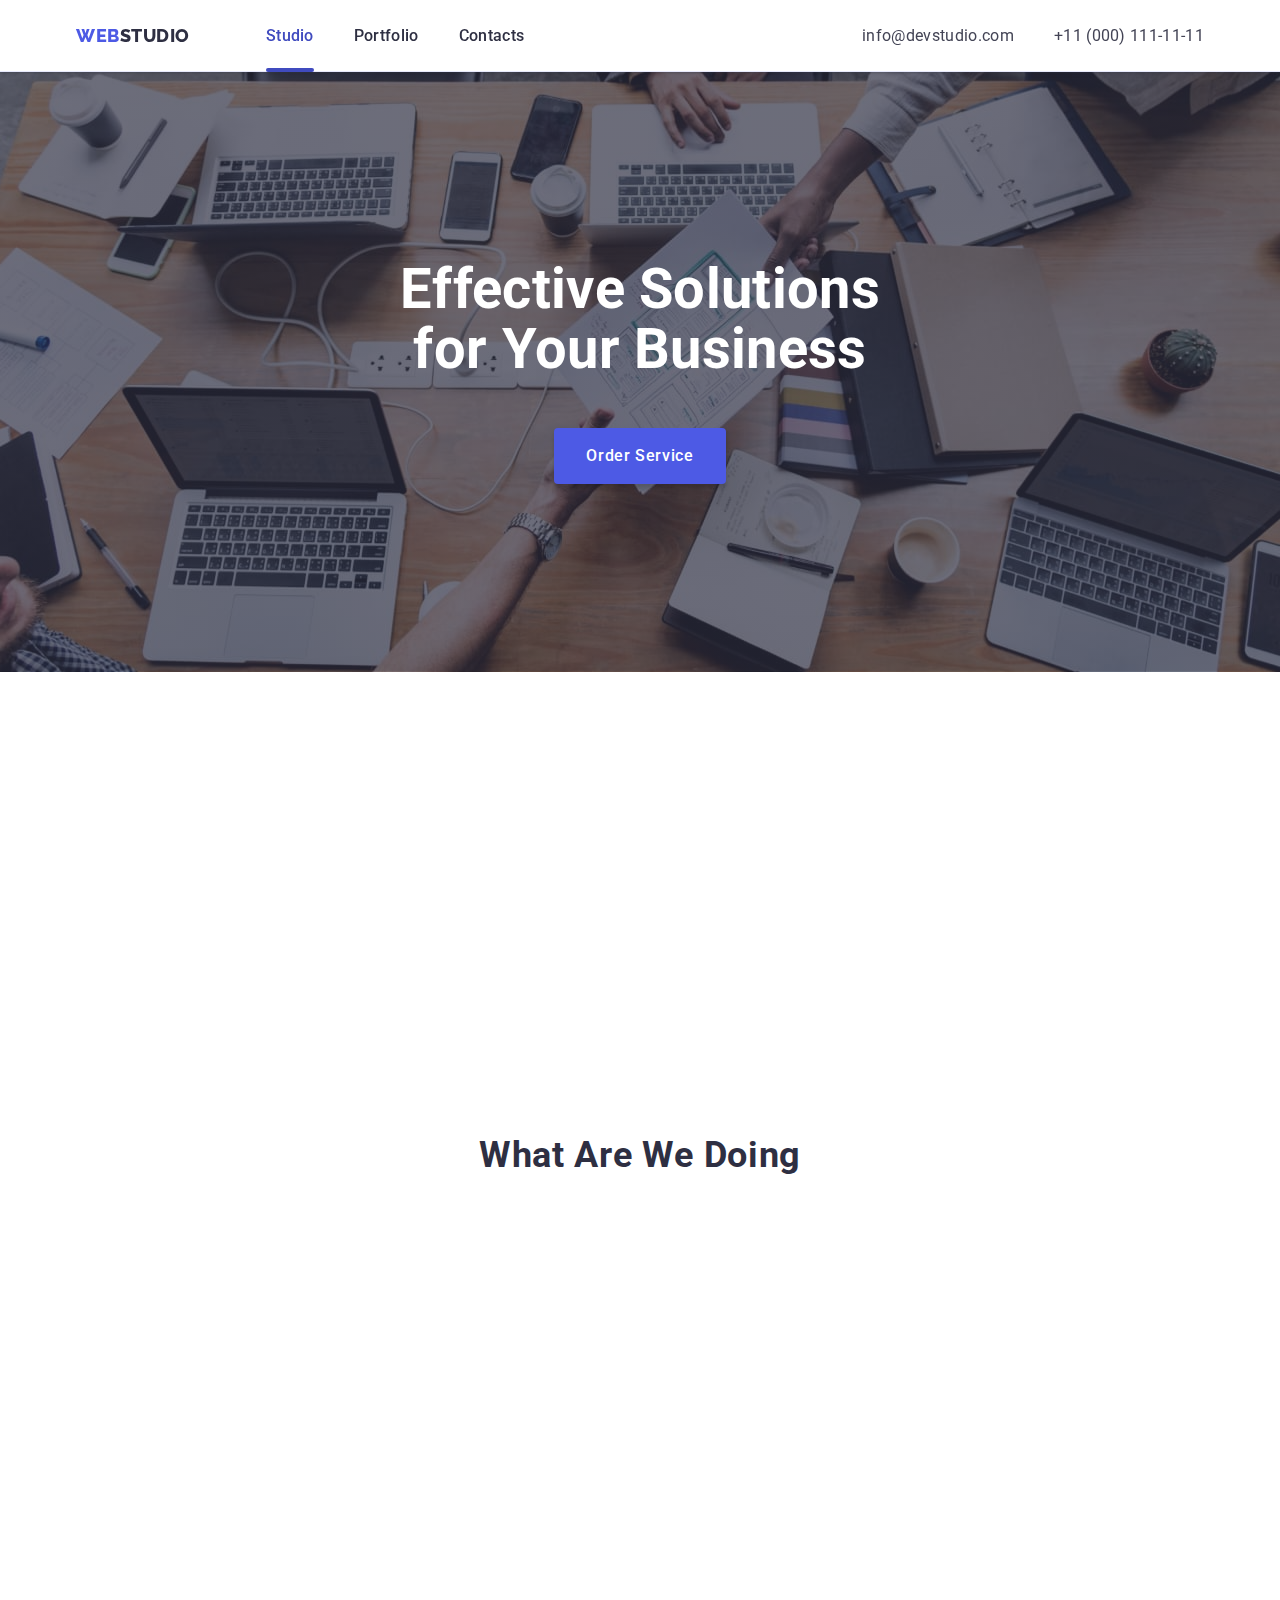
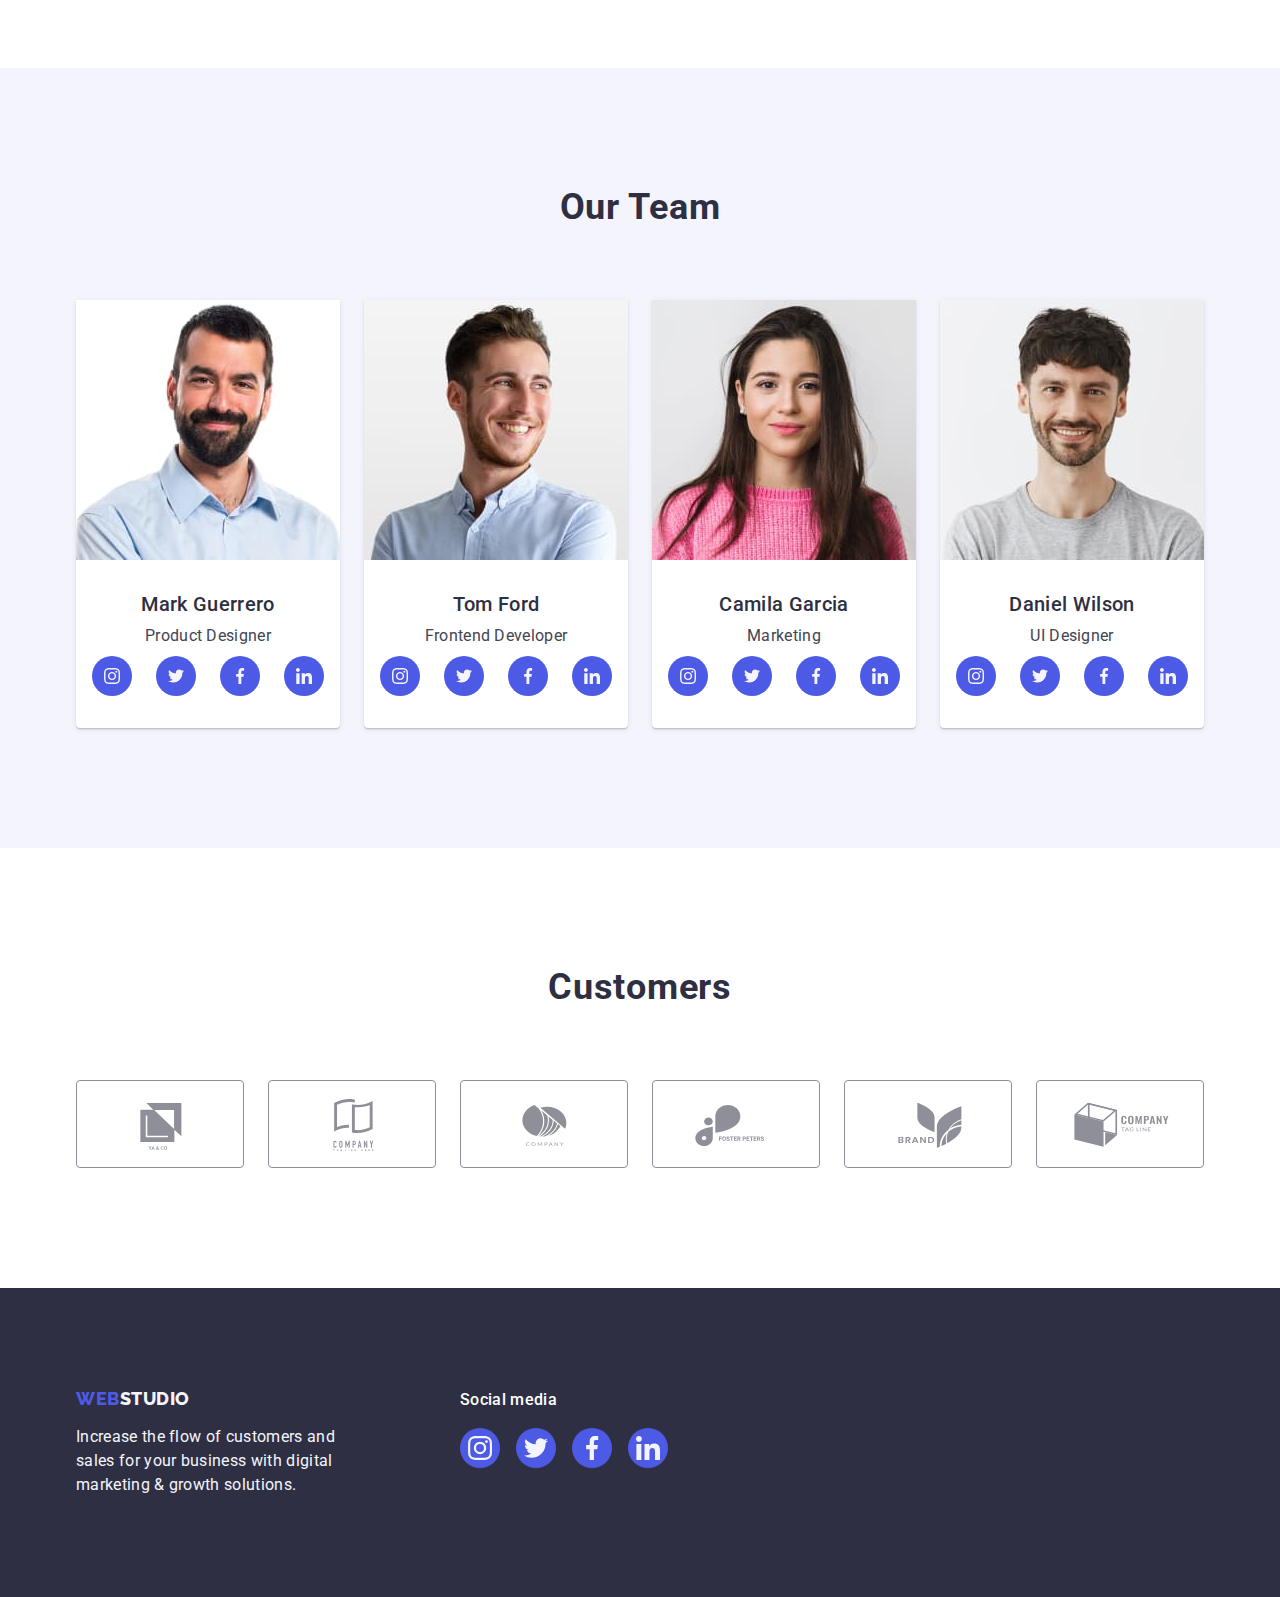
<file: index.html>
<!DOCTYPE html>
<html lang="en">
  <head>
    <meta charset="UTF-8" />
    <meta http-equiv="X-UA-Compatible" content="IE=edge" />
    <meta name="viewport" content="width=device-width, initial-scale=1.0" />
    <title>WebStudio</title>

    <!-- Fonts -->
    <link rel="preconnect" href="https://fonts.googleapis.com" />
    <link rel="preconnect" href="https://fonts.gstatic.com" crossorigin />
    <link
      href="https://fonts.googleapis.com/css2?family=Raleway:wght@800&family=Roboto:wght@400;500;700;900&display=swap"
      rel="stylesheet"
    />
    <!-- Normalize -->
    <link
      rel="stylesheet"
      href="https://cdn.jsdelivr.net/npm/modern-normalize@1.1.0/modern-normalize.min.css"
    />
    <!-- Animation on scroll -->
    <link href="https://unpkg.com/aos@2.3.1/dist/aos.css" rel="stylesheet" />
    <!-- Custom styles -->
    <link rel="stylesheet" href="./css/styles.css" />
  </head>

  <body>
    <header class="header">
      <div class="header-container container">
        <nav class="header-nav">
          <!-- Logo -->
          <a href="./index.html" class="logo link">
            Web<span class="logo-dark">Studio</span>
          </a>

          <ul class="header-nav-list list">
            <li>
              <a
                class="header-nav-link header-link link current-page"
                href="./index.html"
              >
                Studio
              </a>
            </li>
            <li>
              <a
                class="header-nav-link header-link link"
                href="./portfolio.html"
              >
                Portfolio
              </a>
            </li>
            <li>
              <a class="header-nav-link header-link link" href="">Contacts</a>
            </li>
          </ul>
        </nav>

        <address class="header-address">
          <ul class="header-address-list list">
            <li>
              <a
                class="header-address-link header-link link"
                href="mailto:info@devstudio.com"
              >
                info@devstudio.com
              </a>
            </li>
            <li>
              <a
                class="header-address-link header-link link"
                href="tel:+110001111111"
              >
                +11 (000) 111-11-11
              </a>
            </li>
          </ul>
        </address>
      </div>
    </header>

    <main>
      <!-- Hero section -->
      <section class="hero-section">
        <div class="container">
          <h1 class="hero-title">Effective Solutions for Your Business</h1>
          <button class="hero-btn btn" type="button" data-modal-open>
            Order Service
          </button>
        </div>
      </section>

      <!-- Features section -->
      <section class="features-section section">
        <div class="container">
          <h2 class="visually-hidden">Features</h2>

          <ul class="features-list list card-set">
            <li
              class="feature-item card-set-item"
              data-aos="fade-right"
              data-aos-delay="200"
            >
              <div class="feature-icon-bg">
                <svg class="feature-icon" width="64" height="64">
                  <use href="./images/icons.svg#antenna"></use>
                </svg>
              </div>
              <h3 class="feature-subtitle">Strategy</h3>
              <p>
                Our goal is to identify the business problem to walk away with
                the perfect and creative solution.
              </p>
            </li>
            <li class="feature-item card-set-item" data-aos="fade-right">
              <div class="feature-icon-bg">
                <svg class="feature-icon" width="64" height="64">
                  <use href="./images/icons.svg#clock"></use>
                </svg>
              </div>
              <h3 class="feature-subtitle">Punctuality</h3>
              <p>
                Bring the key message to the brand's audience for the best price
                within the shortest possible time.
              </p>
            </li>
            <li class="feature-item card-set-item" data-aos="fade-left">
              <div class="feature-icon-bg">
                <svg class="feature-icon" width="64" height="64">
                  <use href="./images/icons.svg#diagram"></use>
                </svg>
              </div>
              <h3 class="feature-subtitle">Diligence</h3>
              <p>
                Research and confirm brands that present the strongest digital
                growth opportunities and minimize risk.
              </p>
            </li>
            <li
              class="feature-item card-set-item"
              data-aos="fade-left"
              data-aos-delay="200"
            >
              <div class="feature-icon-bg">
                <svg class="feature-icon" width="64" height="64">
                  <use href="./images/icons.svg#astronaut"></use>
                </svg>
              </div>
              <h3 class="feature-subtitle">Technologies</h3>
              <p>
                Design practice focused on digital experiences. We bring forth a
                deep passion for problem-solving.
              </p>
            </li>
          </ul>
        </div>
      </section>

      <!-- Products section -->
      <section class="section">
        <div class="container">
          <h2 class="section-title">What are we doing</h2>

          <ul class="products-list list card-set">
            <li class="card-set-item" data-aos="zoom-in-up">
              <img
                src="./images/products/img-1.jpg"
                alt="Modern web dashboard design on a desktop monitor"
                width="360"
                height="300"
              />
            </li>
            <li
              class="card-set-item"
              data-aos="zoom-in-up"
              data-aos-delay="200"
            >
              <img
                src="./images/products/img-2.jpg"
                alt="Chat application interface design on smartphones"
                width="360"
                height="300"
              />
            </li>
            <li
              class="card-set-item"
              data-aos="zoom-in-up"
              data-aos-delay="400"
            >
              <img
                src="./images/products/img-3.jpg"
                alt="Mobile app UI/UX design showcased on a smartphone"
                width="360"
                height="300"
              />
            </li>
          </ul>
        </div>
      </section>

      <!-- Team section -->
      <section class="team-section section">
        <div class="container">
          <h2 class="section-title">Our Team</h2>

          <ul class="team-list list card-set">
            <li class="team-item card-set-item">
              <img
                src="./images/team/img-1.jpg"
                alt="Mark Guerrero, product designer at WebStudio"
                width="264"
                height="260"
              />
              <div class="team-wrapper">
                <h3 class="team-subtitle">Mark Guerrero</h3>
                <p class="team-position">Product Designer</p>

                <ul class="socials list">
                  <li class="social-item">
                    <a
                      class="social-link link"
                      href=""
                      target="_blank"
                      rel="noopener noreferrer"
                      aria-label="Instagram icon"
                    >
                      <svg class="social-icon" width="16" height="16">
                        <use href="./images/icons.svg#instagram"></use>
                      </svg>
                    </a>
                  </li>
                  <li class="social-item">
                    <a
                      class="social-link link"
                      href=""
                      target="_blank"
                      rel="noopener noreferrer"
                      aria-label="Twitter icon"
                    >
                      <svg class="social-icon" width="16" height="16">
                        <use href="./images/icons.svg#twitter"></use>
                      </svg>
                    </a>
                  </li>
                  <li class="social-item">
                    <a
                      class="social-link link"
                      href=""
                      target="_blank"
                      rel="noopener noreferrer"
                      aria-label="Facebook icon"
                    >
                      <svg class="social-icon" width="16" height="16">
                        <use href="./images/icons.svg#facebook"></use>
                      </svg>
                    </a>
                  </li>
                  <li class="social-item">
                    <a
                      class="social-link link"
                      href=""
                      target="_blank"
                      rel="noopener noreferrer"
                      aria-label="Linkedin icon"
                    >
                      <svg class="social-icon" width="16" height="16">
                        <use href="./images/icons.svg#linkedin"></use>
                      </svg>
                    </a>
                  </li>
                </ul>
              </div>
            </li>
            <li class="team-item card-set-item">
              <img
                src="./images/team/img-2.jpg"
                alt="Tom Ford, frontend developer at WebStudio"
                width="264"
                height="260"
              />
              <div class="team-wrapper">
                <h3 class="team-subtitle">Tom Ford</h3>
                <p class="team-position">Frontend Developer</p>

                <ul class="socials list">
                  <li class="social-item">
                    <a
                      class="social-link link"
                      href=""
                      target="_blank"
                      rel="noopener noreferrer"
                      aria-label="Instagram icon"
                    >
                      <svg class="social-icon" width="16" height="16">
                        <use href="./images/icons.svg#instagram"></use>
                      </svg>
                    </a>
                  </li>
                  <li class="social-item">
                    <a
                      class="social-link link"
                      href=""
                      target="_blank"
                      rel="noopener noreferrer"
                      aria-label="Twitter icon"
                    >
                      <svg class="social-icon" width="16" height="16">
                        <use href="./images/icons.svg#twitter"></use>
                      </svg>
                    </a>
                  </li>
                  <li class="social-item">
                    <a
                      class="social-link link"
                      href=""
                      target="_blank"
                      rel="noopener noreferrer"
                      aria-label="Facebook icon"
                    >
                      <svg class="social-icon" width="16" height="16">
                        <use href="./images/icons.svg#facebook"></use>
                      </svg>
                    </a>
                  </li>
                  <li class="social-item">
                    <a
                      class="social-link link"
                      href=""
                      target="_blank"
                      rel="noopener noreferrer"
                      aria-label="Linkedin icon"
                    >
                      <svg class="social-icon" width="16" height="16">
                        <use href="./images/icons.svg#linkedin"></use>
                      </svg>
                    </a>
                  </li>
                </ul>
              </div>
            </li>
            <li class="team-item card-set-item">
              <img
                src="./images/team/img-3.jpg"
                alt="Camila Garcia, marketer at WebStudio"
                width="264"
                height="260"
              />
              <div class="team-wrapper">
                <h3 class="team-subtitle">Camila Garcia</h3>
                <p class="team-position">Marketing</p>

                <ul class="socials list">
                  <li class="social-item">
                    <a
                      class="social-link link"
                      href=""
                      target="_blank"
                      rel="noopener noreferrer"
                      aria-label="Instagram icon"
                    >
                      <svg class="social-icon" width="16" height="16">
                        <use href="./images/icons.svg#instagram"></use>
                      </svg>
                    </a>
                  </li>
                  <li class="social-item">
                    <a
                      class="social-link link"
                      href=""
                      target="_blank"
                      rel="noopener noreferrer"
                      aria-label="Twitter icon"
                    >
                      <svg class="social-icon" width="16" height="16">
                        <use href="./images/icons.svg#twitter"></use>
                      </svg>
                    </a>
                  </li>
                  <li class="social-item">
                    <a
                      class="social-link link"
                      href=""
                      target="_blank"
                      rel="noopener noreferrer"
                      aria-label="Facebook icon"
                    >
                      <svg class="social-icon" width="16" height="16">
                        <use href="./images/icons.svg#facebook"></use>
                      </svg>
                    </a>
                  </li>
                  <li class="social-item">
                    <a
                      class="social-link link"
                      href=""
                      target="_blank"
                      rel="noopener noreferrer"
                      aria-label="Linkedin icon"
                    >
                      <svg class="social-icon" width="16" height="16">
                        <use href="./images/icons.svg#linkedin"></use>
                      </svg>
                    </a>
                  </li>
                </ul>
              </div>
            </li>
            <li class="team-item card-set-item">
              <img
                src="./images/team/img-4.jpg"
                alt="Daniel Wilson, UI designer at WebStudio"
                width="264"
                height="260"
              />
              <div class="team-wrapper">
                <h3 class="team-subtitle">Daniel Wilson</h3>
                <p class="team-position">UI Designer</p>

                <ul class="socials list">
                  <li class="social-item">
                    <a
                      class="social-link link"
                      href=""
                      target="_blank"
                      rel="noopener noreferrer"
                      aria-label="Instagram icon"
                    >
                      <svg class="social-icon" width="16" height="16">
                        <use href="./images/icons.svg#instagram"></use>
                      </svg>
                    </a>
                  </li>
                  <li class="social-item">
                    <a
                      class="social-link link"
                      href=""
                      target="_blank"
                      rel="noopener noreferrer"
                      aria-label="Twitter icon"
                    >
                      <svg class="social-icon" width="16" height="16">
                        <use href="./images/icons.svg#twitter"></use>
                      </svg>
                    </a>
                  </li>
                  <li class="social-item">
                    <a
                      class="social-link link"
                      href=""
                      target="_blank"
                      rel="noopener noreferrer"
                      aria-label="Facebook icon"
                    >
                      <svg class="social-icon" width="16" height="16">
                        <use href="./images/icons.svg#facebook"></use>
                      </svg>
                    </a>
                  </li>
                  <li class="social-item">
                    <a
                      class="social-link link"
                      href=""
                      target="_blank"
                      rel="noopener noreferrer"
                      aria-label="Linkedin icon"
                    >
                      <svg class="social-icon" width="16" height="16">
                        <use href="./images/icons.svg#linkedin"></use>
                      </svg>
                    </a>
                  </li>
                </ul>
              </div>
            </li>
          </ul>
        </div>
      </section>

      <!-- Customers section -->
      <section class="section">
        <div class="container">
          <h2 class="section-title">Customers</h2>

          <ul class="customers-list list card-set">
            <li class="customer-item card-set-item">
              <a
                class="customer-link link"
                href=""
                target="_blank"
                rel="noopener noreferrer"
                aria-label="Customer logo"
              >
                <svg class="customer-icon" width="104" height="56">
                  <use href="./images/icons.svg#customers-1"></use>
                </svg>
              </a>
            </li>
            <li class="customer-item card-set-item">
              <a
                class="customer-link link"
                href=""
                target="_blank"
                rel="noopener noreferrer"
                aria-label="Customer logo"
              >
                <svg class="customer-icon" width="104" height="56">
                  <use href="./images/icons.svg#customers-2"></use>
                </svg>
              </a>
            </li>
            <li class="customer-item card-set-item">
              <a
                class="customer-link link"
                href=""
                target="_blank"
                rel="noopener noreferrer"
                aria-label="Customer logo"
              >
                <svg class="customer-icon" width="104" height="56">
                  <use href="./images/icons.svg#customers-3"></use>
                </svg>
              </a>
            </li>
            <li class="customer-item card-set-item">
              <a
                class="customer-link link"
                href=""
                target="_blank"
                rel="noopener noreferrer"
                aria-label="Customer logo"
              >
                <svg class="customer-icon" width="104" height="56">
                  <use href="./images/icons.svg#customers-4"></use>
                </svg>
              </a>
            </li>
            <li class="customer-item card-set-item">
              <a
                class="customer-link link"
                href=""
                target="_blank"
                rel="noopener noreferrer"
                aria-label="Customer logo"
              >
                <svg class="customer-icon" width="104" height="56">
                  <use href="./images/icons.svg#customers-5"></use>
                </svg>
              </a>
            </li>
            <li class="customer-item card-set-item">
              <a
                class="customer-link link"
                href=""
                target="_blank"
                rel="noopener noreferrer"
                aria-label="Customer logo"
              >
                <svg class="customer-icon" width="104" height="56">
                  <use href="./images/icons.svg#customers-6"></use>
                </svg>
              </a>
            </li>
          </ul>
        </div>
      </section>
    </main>

    <footer class="footer">
      <div class="footer-container container">
        <div class="footer-side-wrapper">
          <!-- Logo -->
          <a href="./index.html" class="footer-logo logo link">
            Web<span class="logo-light">Studio</span>
          </a>
          <p class="footer-desc">
            Increase the flow of customers and sales for your business with
            digital marketing & growth solutions.
          </p>
        </div>

        <div class="footer-socials-wrapper">
          <p class="footer-socials-subtitle">Social media</p>

          <ul class="footer-socials socials list">
            <li class="social-item">
              <a
                class="social-link link"
                href=""
                target="_blank"
                rel="noopener noreferrer"
                aria-label="Instagram icon"
              >
                <svg class="social-icon" width="24" height="24">
                  <use href="./images/icons.svg#instagram"></use>
                </svg>
              </a>
            </li>
            <li class="social-item">
              <a
                class="social-link link"
                href=""
                target="_blank"
                rel="noopener noreferrer"
                aria-label="Twitter icon"
              >
                <svg class="social-icon" width="24" height="24">
                  <use href="./images/icons.svg#twitter"></use>
                </svg>
              </a>
            </li>
            <li class="social-item">
              <a
                class="social-link link"
                href=""
                target="_blank"
                rel="noopener noreferrer"
                aria-label="Facebook icon"
              >
                <svg class="social-icon" width="24" height="24">
                  <use href="./images/icons.svg#facebook"></use>
                </svg>
              </a>
            </li>
            <li class="social-item">
              <a
                class="social-link link"
                href=""
                target="_blank"
                rel="noopener noreferrer"
                aria-label="Linkedin icon"
              >
                <svg class="social-icon" width="24" height="24">
                  <use href="./images/icons.svg#linkedin"></use>
                </svg>
              </a>
            </li>
          </ul>
        </div>
      </div>
    </footer>

    <!-- Modal window -->
    <div class="backdrop is-hidden" data-modal>
      <div class="modal">
        <button
          class="modal-btn"
          type="button"
          aria-label="Close button"
          data-modal-close
        >
          <svg class="modal-icon" width="8" height="8">
            <use href="./images/icons.svg#modal-close"></use>
          </svg>
        </button>
      </div>
    </div>

    <script src="https://unpkg.com/aos@2.3.1/dist/aos.js"></script>
    <script src="./js/aos.js"></script>
    <script src="./js/modal.js"></script>
  </body>
</html>
</file>
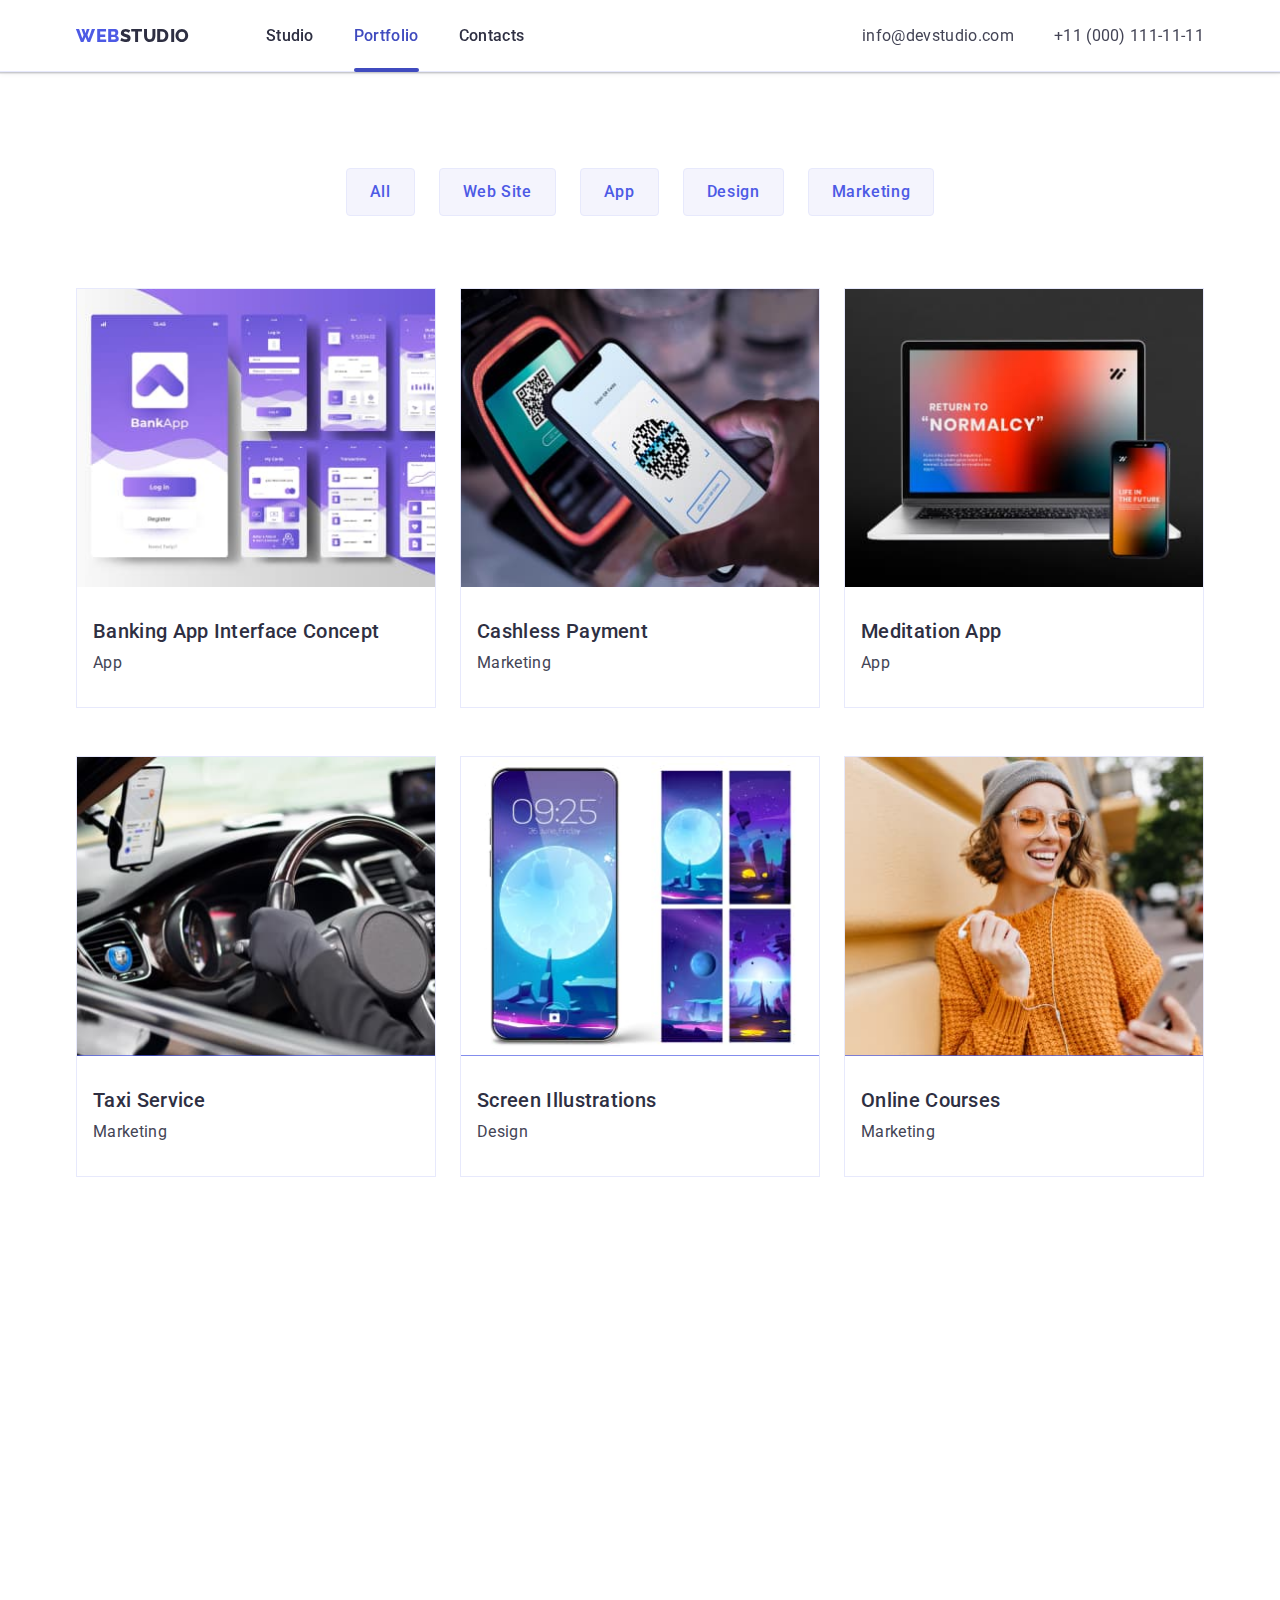
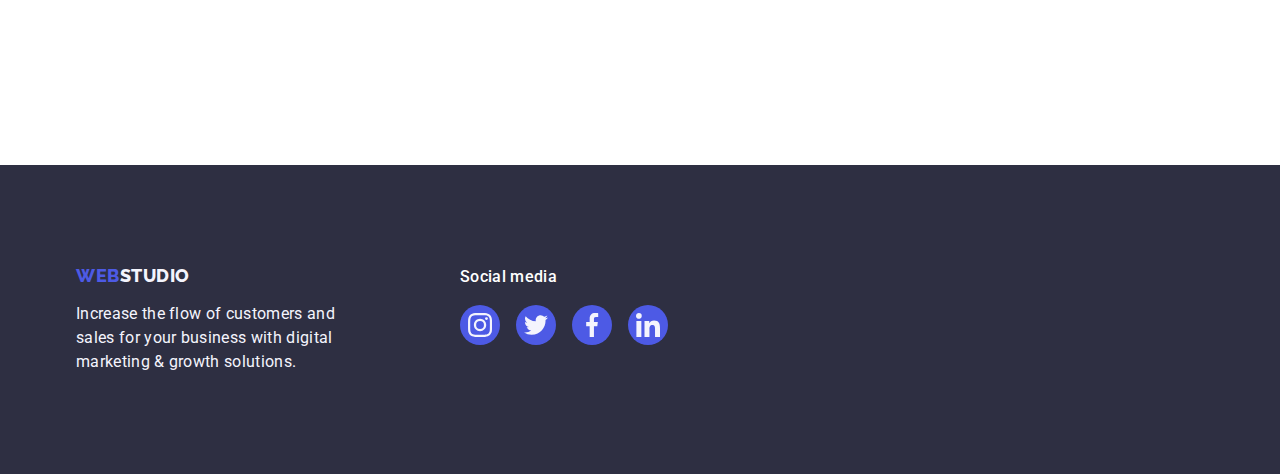
<file: portfolio.html>
<!DOCTYPE html>
<html lang="en">
  <head>
    <meta charset="UTF-8" />
    <meta http-equiv="X-UA-Compatible" content="IE=edge" />
    <meta name="viewport" content="width=device-width, initial-scale=1.0" />
    <title>WebStudio</title>

    <!-- Fonts -->
    <link rel="preconnect" href="https://fonts.googleapis.com" />
    <link rel="preconnect" href="https://fonts.gstatic.com" crossorigin />
    <link
      href="https://fonts.googleapis.com/css2?family=Raleway:wght@800&family=Roboto:wght@400;500;700;900&display=swap"
      rel="stylesheet"
    />
    <!-- Normalize -->
    <link
      rel="stylesheet"
      href="https://cdn.jsdelivr.net/npm/modern-normalize@1.1.0/modern-normalize.min.css"
    />
    <!-- Animation on scroll -->
    <link href="https://unpkg.com/aos@2.3.1/dist/aos.css" rel="stylesheet" />
    <!-- Custom styles -->
    <link rel="stylesheet" href="./css/styles.css" />
  </head>

  <body>
    <header class="header">
      <div class="header-container container">
        <nav class="header-nav">
          <!-- Logo -->
          <a href="./index.html" class="logo link">
            Web<span class="logo-dark">Studio</span>
          </a>

          <ul class="header-nav-list list">
            <li>
              <a class="header-nav-link header-link link" href="./index.html">
                Studio
              </a>
            </li>
            <li>
              <a
                class="header-nav-link header-link link current-page"
                href="./portfolio.html"
              >
                Portfolio
              </a>
            </li>
            <li>
              <a class="header-nav-link header-link link" href="">Contacts</a>
            </li>
          </ul>
        </nav>

        <address class="header-address">
          <ul class="header-address-list list">
            <li>
              <a
                class="header-address-link header-link link"
                href="mailto:info@devstudio.com"
              >
                info@devstudio.com
              </a>
            </li>
            <li>
              <a
                class="header-address-link header-link link"
                href="tel:+110001111111"
              >
                +11 (000) 111-11-11
              </a>
            </li>
          </ul>
        </address>
      </div>
    </header>

    <main>
      <section class="portfolio-section section">
        <div class="container">
          <h1 class="visually-hidden">Portfolio WebStudio</h1>

          <!-- Filters list -->
          <ul class="filters-list list">
            <li>
              <button class="filter-btn btn" type="button">All</button>
            </li>
            <li>
              <button class="filter-btn btn" type="button">Web Site</button>
            </li>
            <li>
              <button class="filter-btn btn" type="button">App</button>
            </li>
            <li>
              <button class="filter-btn btn" type="button">Design</button>
            </li>
            <li>
              <button class="filter-btn btn" type="button">Marketing</button>
            </li>
          </ul>

          <!-- Portfolio -->
          <ul class="portfolio-list list card-set">
            <li
              class="portfolio-item card-set-item"
              data-aos="fade-up"
              data-aos-delay="100"
            >
              <a class="portfolio-link link" href="">
                <div class="portfolio-box">
                  <img
                    src="./images/portfolio/img-1.jpg"
                    alt="Mobile banking app screens in purple"
                    width="360"
                    height="300"
                  />
                  <div class="overlay">
                    <p class="overlay-label">
                      14 Stylish and User-Friendly App Design Concepts · Task
                      Manager App · Calorie Tracker App · Exotic Fruit Ecommerce
                      App · Cloud Storage App
                    </p>
                  </div>
                </div>
                <div class="portfolio-wrapper">
                  <h2 class="portfolio-subtitle">
                    Banking App Interface Concept
                  </h2>
                  <p class="portfolio-category">App</p>
                </div>
              </a>
            </li>
            <li
              class="portfolio-item card-set-item"
              data-aos="fade-up"
              data-aos-delay="200"
            >
              <a class="portfolio-link link" href="">
                <div class="portfolio-box">
                  <img
                    src="./images/portfolio/img-2.jpg"
                    alt="QR code payment with a phone"
                    width="360"
                    height="300"
                  />
                  <div class="overlay">
                    <p class="overlay-label">
                      14 Stylish and User-Friendly App Design Concepts · Task
                      Manager App · Calorie Tracker App · Exotic Fruit Ecommerce
                      App · Cloud Storage App
                    </p>
                  </div>
                </div>
                <div class="portfolio-wrapper">
                  <h2 class="portfolio-subtitle">Cashless Payment</h2>
                  <p class="portfolio-category">Marketing</p>
                </div>
              </a>
            </li>
            <li
              class="portfolio-item card-set-item"
              data-aos="fade-up"
              data-aos-delay="300"
            >
              <a class="portfolio-link link" href="">
                <div class="portfolio-box">
                  <img
                    src="./images/portfolio/img-3.jpg"
                    alt="Futuristic design on a laptop and phone"
                    width="360"
                    height="300"
                  />
                  <div class="overlay">
                    <p class="overlay-label">
                      14 Stylish and User-Friendly App Design Concepts · Task
                      Manager App · Calorie Tracker App · Exotic Fruit Ecommerce
                      App · Cloud Storage App
                    </p>
                  </div>
                </div>
                <div class="portfolio-wrapper">
                  <h2 class="portfolio-subtitle">Meditation App</h2>
                  <p class="portfolio-category">App</p>
                </div>
              </a>
            </li>
            <li
              class="portfolio-item card-set-item"
              data-aos="fade-up"
              data-aos-delay="100"
            >
              <a class="portfolio-link link" href="">
                <div class="portfolio-box">
                  <img
                    src="./images/portfolio/img-4.jpg"
                    alt="Car interior with navigation on a phone"
                    width="360"
                    height="300"
                  />
                  <div class="overlay">
                    <p class="overlay-label">
                      14 Stylish and User-Friendly App Design Concepts · Task
                      Manager App · Calorie Tracker App · Exotic Fruit Ecommerce
                      App · Cloud Storage App
                    </p>
                  </div>
                </div>
                <div class="portfolio-wrapper">
                  <h2 class="portfolio-subtitle">Taxi Service</h2>
                  <p class="portfolio-category">Marketing</p>
                </div>
              </a>
            </li>
            <li
              class="portfolio-item card-set-item"
              data-aos="fade-up"
              data-aos-delay="200"
            >
              <a class="portfolio-link link" href="">
                <div class="portfolio-box">
                  <img
                    src="./images/portfolio/img-5.jpg"
                    alt="Cosmic-themed phone wallpapers"
                    width="360"
                    height="300"
                  />
                  <div class="overlay">
                    <p class="overlay-label">
                      14 Stylish and User-Friendly App Design Concepts · Task
                      Manager App · Calorie Tracker App · Exotic Fruit Ecommerce
                      App · Cloud Storage App
                    </p>
                  </div>
                </div>
                <div class="portfolio-wrapper">
                  <h2 class="portfolio-subtitle">Screen Illustrations</h2>
                  <p class="portfolio-category">Design</p>
                </div>
              </a>
            </li>
            <li
              class="portfolio-item card-set-item"
              data-aos="fade-up"
              data-aos-delay="300"
            >
              <a class="portfolio-link link" href="">
                <div class="portfolio-box">
                  <img
                    src="./images/portfolio/img-6.jpg"
                    alt="Smiling woman with phone and earphones"
                    width="360"
                    height="300"
                  />
                  <div class="overlay">
                    <p class="overlay-label">
                      14 Stylish and User-Friendly App Design Concepts · Task
                      Manager App · Calorie Tracker App · Exotic Fruit Ecommerce
                      App · Cloud Storage App
                    </p>
                  </div>
                </div>
                <div class="portfolio-wrapper">
                  <h2 class="portfolio-subtitle">Online Courses</h2>
                  <p class="portfolio-category">Marketing</p>
                </div>
              </a>
            </li>
            <li
              class="portfolio-item card-set-item"
              data-aos="fade-up"
              data-aos-delay="100"
            >
              <a class="portfolio-link link" href="">
                <div class="portfolio-box">
                  <img
                    src="./images/portfolio/img-7.jpg"
                    alt="Smart home system promotional designs"
                    width="360"
                    height="300"
                  />
                  <div class="overlay">
                    <p class="overlay-label">
                      14 Stylish and User-Friendly App Design Concepts · Task
                      Manager App · Calorie Tracker App · Exotic Fruit Ecommerce
                      App · Cloud Storage App
                    </p>
                  </div>
                </div>
                <div class="portfolio-wrapper">
                  <h2 class="portfolio-subtitle">Instagram Stories Concept</h2>
                  <p class="portfolio-category">Design</p>
                </div>
              </a>
            </li>
            <li
              class="portfolio-item card-set-item"
              data-aos="fade-up"
              data-aos-delay="200"
            >
              <a class="portfolio-link link" href="">
                <div class="portfolio-box">
                  <img
                    src="./images/portfolio/img-8.jpg"
                    alt="Reusable bag with fresh vegetables"
                    width="360"
                    height="300"
                  />
                  <div class="overlay">
                    <p class="overlay-label">
                      14 Stylish and User-Friendly App Design Concepts · Task
                      Manager App · Calorie Tracker App · Exotic Fruit Ecommerce
                      App · Cloud Storage App
                    </p>
                  </div>
                </div>
                <div class="portfolio-wrapper">
                  <h2 class="portfolio-subtitle">Organic Food</h2>
                  <p class="portfolio-category">Web Site</p>
                </div>
              </a>
            </li>
            <li
              class="portfolio-item card-set-item"
              data-aos="fade-up"
              data-aos-delay="300"
            >
              <a class="portfolio-link link" href="">
                <div class="portfolio-box">
                  <img
                    src="./images/portfolio/img-9.jpg"
                    alt="Barista making latte art"
                    width="360"
                    height="300"
                  />
                  <div class="overlay">
                    <p class="overlay-label">
                      14 Stylish and User-Friendly App Design Concepts · Task
                      Manager App · Calorie Tracker App · Exotic Fruit Ecommerce
                      App · Cloud Storage App
                    </p>
                  </div>
                </div>
                <div class="portfolio-wrapper">
                  <h2 class="portfolio-subtitle">Fresh Coffee</h2>
                  <p class="portfolio-category">Web Site</p>
                </div>
              </a>
            </li>
          </ul>
        </div>
      </section>
    </main>

    <footer class="footer">
      <div class="footer-container container">
        <div class="footer-side-wrapper">
          <!-- Logo -->
          <a href="./index.html" class="footer-logo logo link">
            Web<span class="logo-light">Studio</span>
          </a>
          <p class="footer-desc">
            Increase the flow of customers and sales for your business with
            digital marketing & growth solutions.
          </p>
        </div>

        <div class="footer-socials-wrapper">
          <p class="footer-socials-subtitle">Social media</p>

          <ul class="footer-socials socials list">
            <li class="social-item">
              <a
                class="social-link link"
                href=""
                target="_blank"
                rel="noopener noreferrer"
                aria-label="Instagram icon"
              >
                <svg class="social-icon" width="24" height="24">
                  <use href="./images/icons.svg#instagram"></use>
                </svg>
              </a>
            </li>
            <li class="social-item">
              <a
                class="social-link link"
                href=""
                target="_blank"
                rel="noopener noreferrer"
                aria-label="Twitter icon"
              >
                <svg class="social-icon" width="24" height="24">
                  <use href="./images/icons.svg#twitter"></use>
                </svg>
              </a>
            </li>
            <li class="social-item">
              <a
                class="social-link link"
                href=""
                target="_blank"
                rel="noopener noreferrer"
                aria-label="Facebook icon"
              >
                <svg class="social-icon" width="24" height="24">
                  <use href="./images/icons.svg#facebook"></use>
                </svg>
              </a>
            </li>
            <li class="social-item">
              <a
                class="social-link link"
                href=""
                target="_blank"
                rel="noopener noreferrer"
                aria-label="Linkedin icon"
              >
                <svg class="social-icon" width="24" height="24">
                  <use href="./images/icons.svg#linkedin"></use>
                </svg>
              </a>
            </li>
          </ul>
        </div>
      </div>
    </footer>

    <script src="https://unpkg.com/aos@2.3.1/dist/aos.js"></script>
    <script src="./js/aos.js"></script>
  </body>
</html>
</file>
<file: css/styles.css>
:root {
  /* MAIN COLORS */
  --brand-cl: #4d5ae5;
  --accent-cl: #404bbf;

  /* FONTS */
  --primary-font: "Roboto", sans-serif;
  --additional-font: "Raleway", sans-serif;

  /* TXT COLORS */
  --primary-dark-txt-cl: #434455;
  --additional-dark-txt-cl: #2e2f42;
  --primary-light-txt-cl: #ffffff;
  --additional-light-txt-cl: #f4f4fd;

  /* BG COLORS */
  --dark-bg-cl: #2e2f42;
  --light-bg-cl: #f4f4fd;
  --card-bg-cl: #ffffff;
  --modal-bg-cl: #fcfcfc;
  --icon-bg-cl: #e7e9fc;
  --accent-icon-bg-cl: #31d0aa;

  /* BORDER COLORS */
  --border-cl: #e7e9fc;
  --border-icon-cl: #8e8f99;

  /* BOX SHADOW */
  --box-shadow: 0px 2px 1px rgba(46, 47, 66, 0.08),
    0px 1px 1px rgba(46, 47, 66, 0.16), 0px 1px 6px rgba(46, 47, 66, 0.08);

  /* ICONS */
  --fill-socials-icon: #f4f4fd;
  --fill-features-icon: #2e2f42;
  --fill-customer-icon: #8e8f99;
  --fill-modal-icon: #2e2f42;

  /* CARD SET */
  --indent: 24px;
  --item: 1;

  /* Z-INDEX */
  --header-index: 10;
  --modal-index: 100;

  /* ANIMATION */
  --anim-active: 250ms cubic-bezier(0.4, 0, 0.2, 1);
}

/**
  |============================
  | BASE STYLES
  |============================
*/

body {
  margin-top: 72px;

  font-family: var(--primary-font);
  line-height: 1.5;
  letter-spacing: 0.02em;
  color: var(--primary-dark-txt-cl);

  background-color: #ffffff;
}

/**
  |============================
  | RESET
  |============================
*/

.link {
  text-decoration: none;
  color: currentColor;
}

.list {
  padding: 0;
  margin: 0;

  list-style: none;
}

.visually-hidden {
  position: absolute;

  width: 1px;
  height: 1px;
  margin: -1px;
  padding: 0;

  white-space: nowrap;

  border: 0;

  clip-path: inset(100%);
  clip: rect(0 0 0 0);
  overflow: hidden;
}

h1,
h2,
h3,
h4,
h5,
h6,
p {
  margin: 0;
}

img {
  display: block;
  max-width: 100%;
  height: auto;
}

button {
  font-family: inherit;
  color: currentColor;

  cursor: pointer;
}

/**
  |============================
  | COMMON STYLES
  |============================
*/

.section {
  padding-top: 120px;
  padding-bottom: 120px;
}

.section-title {
  margin-bottom: 72px;

  font-size: 36px;
  line-height: 1.11;
  letter-spacing: 0.02em;
  text-align: center;
  text-transform: capitalize;
  color: var(--additional-dark-txt-cl);
}

.container {
  width: 1158px;
  padding: 0 15px;
  margin: 0 auto;
  /* outline: 2px solid red; */
}

/* LOGO */

.logo {
  font-family: var(--additional-font);
  font-weight: 800;
  font-size: 18px;
  line-height: 1.17;
  letter-spacing: 0.03em;
  text-transform: uppercase;
  color: var(--brand-cl);
}

.logo-dark {
  color: var(--additional-dark-txt-cl);
}

.logo-light {
  color: var(--additional-light-txt-cl);
}

/* BUTTON */

.btn {
  font-weight: 500;
  line-height: 1.5;
  letter-spacing: 0.04em;
}

/* CARD SET */

.card-set {
  display: flex;
  flex-wrap: wrap;
  column-gap: var(--indent);
  row-gap: 48px;
}

.card-set-item {
  width: calc((100% - var(--indent) * (var(--item) - 1)) / var(--item));
}

/* SOCIALS = TEAM SECTION AND FOOTER */

.socials {
  display: flex;
  justify-content: space-between;
  gap: 24px;
}

.social-item {
  width: 40px;
  height: 40px;
}

.social-link {
  display: flex;
  justify-content: center;
  align-items: center;
  width: 100%;
  height: 100%;

  color: var(--fill-socials-icon);

  background-color: var(--brand-cl);
  border-radius: 50%;

  transition: background-color var(--anim-active);
}

.social-link:hover,
.social-link:focus {
  background-color: var(--accent-cl);
}

.social-icon {
  fill: currentColor;
}

/**
  |============================
  | HEADER STYLES
  |============================
*/

.header {
  position: fixed;
  top: 0;
  left: 0;
  z-index: var(--header-index);

  width: 100%;
  margin-right: auto;
  margin-left: auto;

  background-color: #ffffff;
  border-bottom: 1px solid var(--border-cl);
  box-shadow: var(--box-shadow);
}

.header-container {
  display: flex;
  align-items: center;
}

.header-nav {
  display: flex;
  align-items: center;
  gap: 76px;
  margin-right: auto;
}

.header-nav-list {
  display: flex;
  align-items: center;
  gap: 40px;
}

.header-nav-link {
  position: relative;

  font-weight: 500;
  color: var(--additional-dark-txt-cl);
}

.current-page.header-nav-link::after {
  content: "";

  position: absolute;
  bottom: -1px;

  display: block;
  width: 100%;
  height: 4px;

  background-color: var(--accent-cl);

  border-radius: 2px;
}

.header-address {
  font-style: normal;
}

.header-address-list {
  display: flex;
  align-items: center;
  gap: 40px;
}

.header-address-link {
  color: var(--primary-dark-txt-cl);
}

.header-link {
  display: block;
  padding-top: 24px;
  padding-bottom: 23px;

  transition: color var(--anim-active);
}

.header-link:hover,
.header-link:focus,
.current-page {
  color: var(--accent-cl);
}

/**
  |============================
  | MAIN STYLES
  |============================
*/

/* HERO SECTION */

.hero-section {
  max-width: 1440px;
  margin-right: auto;
  margin-left: auto;
  padding-top: 188px;
  padding-bottom: 188px;

  text-align: center;

  background-color: var(--dark-bg-cl);
  background-image: linear-gradient(
      rgba(46, 47, 66, 0.7),
      rgba(46, 47, 66, 0.7)
    ),
    url(../images/hero/img-1.jpg);
  background-repeat: no-repeat;
  background-position: center;
  background-size: cover;
}

.hero-title {
  max-width: 496px;
  margin-right: auto;
  margin-left: auto;
  margin-bottom: 48px;

  font-size: 56px;
  line-height: 1.07;
  color: var(--primary-light-txt-cl);
}

.hero-btn {
  min-width: 169px;
  min-height: 56px;
  padding: 16px 32px;

  color: var(--primary-light-txt-cl);

  background-color: var(--brand-cl);
  box-shadow: 0px 4px 4px rgba(0, 0, 0, 0.15);
  border: none;
  border-radius: 4px;

  transition: background-color var(--anim-active);
}

.hero-btn:hover,
.hero-btn:focus {
  background-color: var(--accent-cl);
}

/* FEATURES SECTION */

.features-section {
  padding-bottom: 0;
}

.features-list {
  --item: 4;
}

.feature-item {
  max-width: 264px;
}

.feature-icon-bg {
  display: flex;
  justify-content: center;
  align-items: center;
  width: 100%;
  height: 112px;
  margin-bottom: 8px;

  color: var(--fill-features-icon);

  background-color: var(--light-bg-cl);
  border-radius: 4px;
}

.feature-icon {
  fill: currentColor;

  transform: scale(1);

  transition: transform var(--anim-active);
}

.feature-icon-bg:hover .feature-icon {
  transform: scale(1.3);
}

.feature-subtitle {
  margin-bottom: 8px;

  font-weight: 500;
  font-size: 20px;
  line-height: 1.2;
  color: var(--additional-dark-txt-cl);
}

/* PRODUCTS SECTION */

.products-list {
  --item: 3;
}

/* TEAM SECTION */

.team-section {
  background-color: var(--light-bg-cl);
}

.team-list {
  --item: 4;
}

.team-item {
  background-color: var(--card-bg-cl);
  box-shadow: var(--box-shadow);
  border-radius: 0px 0px 4px 4px;
}

.team-wrapper {
  padding: 32px 16px;

  text-align: center;
}

.team-subtitle {
  margin-bottom: 8px;

  font-weight: 500;
  font-size: 20px;
  line-height: 1.2;
  color: var(--additional-dark-txt-cl);
}

.team-position {
  margin-bottom: 8px;
}

/* CUSTOMERS SECTION */

.customers-list {
  --item: 6;
}

.customer-item {
  height: 88px;
}

.customer-link {
  display: flex;
  justify-content: center;
  align-items: center;
  width: 100%;
  height: 100%;

  color: var(--fill-customer-icon);

  border: 1px solid var(--border-icon-cl);
  border-radius: 4px;

  transition: color var(--anim-active), border-color var(--anim-active);
}

.customer-icon {
  fill: currentColor;
}

.customer-link:hover,
.customer-link:focus {
  color: var(--accent-cl);

  border-color: var(--accent-cl);
}

/* PORTFOLIO SECTION - PORTFOLIO PAGE */

.portfolio-section {
  padding-top: 96px;
}

.filters-list {
  display: flex;
  justify-content: center;
  align-items: center;
  gap: var(--indent);
  margin-bottom: 72px;
}

.filter-btn {
  padding: 11px 23px;

  color: var(--brand-cl);

  background-color: var(--light-bg-cl);
  border: 1px solid var(--border-cl);
  border-radius: 4px;

  transition: color var(--anim-active), background-color var(--anim-active),
    box-shadow var(--anim-active), border-color var(--anim-active);
}

.filter-btn:hover,
.filter-btn:focus {
  color: var(--primary-light-txt-cl);

  background-color: var(--accent-cl);
  box-shadow: 0 2px 2px 0 rgba(0, 0, 0, 0.12), 0 2px 1px 0 rgba(0, 0, 0, 0.08),
    0 3px 1px 0 rgba(0, 0, 0, 0.1);
  border-color: transparent;
}

.portfolio-list {
  --item: 3;
}

.portfolio-item {
  background-color: var(--card-bg-cl);
  border: 1px solid var(--border-cl);

  transition: box-shadow var(--anim-active);
}

.portfolio-item:hover,
.portfolio-item:focus {
  box-shadow: var(--box-shadow);
}

.portfolio-box {
  position: relative;

  overflow: hidden;
}

.overlay {
  position: absolute;
  top: 0;
  transform: translateY(100%);

  width: 100%;
  height: 100%;
  padding: 40px 32px 164px;

  background-color: var(--brand-cl);

  transition: transform var(--anim-active);
}

.portfolio-link:hover .overlay,
.portfolio-link:focus .overlay {
  transform: translateY(0);
}

.overlay-label {
  color: var(--additional-light-txt-cl);
}

.portfolio-wrapper {
  padding: 32px 16px;
}

.portfolio-subtitle {
  margin-bottom: 8px;

  font-weight: 500;
  font-size: 20px;
  line-height: 1.2;
  color: var(--additional-dark-txt-cl);
}

/*! .portfolio-category {} */

/**
  |============================
  | FOOTER STYLES
  |============================
*/

.footer {
  padding-top: 100px;
  padding-bottom: 100px;

  background-color: var(--dark-bg-cl);
}

.footer-container {
  display: flex;
  align-items: baseline;
}

.footer-side-wrapper {
  max-width: 264px;
  margin-right: 120px;
}

.footer-logo {
  display: block;
  margin-bottom: 16px;
}

.footer-desc {
  color: var(--additional-light-txt-cl);
}

/*! .footer-socials-wrapper {} */

.footer-socials-subtitle {
  margin-bottom: 16px;

  font-weight: 500;
  color: var(--primary-light-txt-cl);
}

.footer-socials {
  gap: 16px;
}

.footer-socials .social-link:hover,
.footer-socials .social-link:focus {
  background-color: var(--accent-icon-bg-cl);
}

/**
  |============================
  | MODAL STYLES
  |============================
*/

.backdrop {
  position: fixed;
  top: 0;
  left: 0;
  z-index: var(--modal-index);

  width: 100%;
  height: 100%;

  background-color: rgba(46, 47, 66, 0.4);
  backdrop-filter: blur(2px);

  opacity: 1;
  visibility: visible;
  pointer-events: initial;

  --anim-backdrop: 200ms ease;
  transition: opacity var(--anim-backdrop), visibility var(--anim-backdrop),
    backdrop-filter var(--anim-backdrop);
}

.backdrop.is-hidden {
  opacity: 0;
  visibility: hidden;
  pointer-events: none;

  transition-delay: 600ms;
}

.modal {
  position: absolute;
  top: 50%;
  left: 50%;
  transform: translate(-50%, -50%) rotate(0) scale(1);

  min-width: 408px;
  min-height: 576px;
  padding: 24px;

  background-color: var(--modal-bg-cl);
  border-radius: 4px;
  box-shadow: 0 2px 1px 0 rgba(0, 0, 0, 0.2), 0 1px 3px 0 rgba(0, 0, 0, 0.12),
    0 1px 1px 0 rgba(0, 0, 0, 0.14);
  opacity: 1;

  --anim-modal: 400ms ease-in 200ms;
  transition: transform var(--anim-modal), opacity var(--anim-modal);
}

.backdrop.is-hidden .modal {
  opacity: 0;
  transform: translate(-50%, -50%) rotate(360deg) scale(0.2);
}

.modal-btn {
  display: flex;
  align-items: center;
  justify-content: center;
  width: 24px;
  height: 24px;
  margin-left: auto;

  color: var(--fill-modal-icon);

  background-color: var(--icon-bg-cl);
  border: 1px solid rgba(0, 0, 0, 0.1);
  border-radius: 50%;

  transition: color var(--anim-active), background-color var(--anim-active),
    border-color var(--anim-active);
}

.modal-btn:hover,
.modal-btn:focus {
  color: #ffffff;

  background-color: var(--accent-cl);
  border-color: transparent;
}

.modal-icon {
  fill: currentColor;
}
</file>
